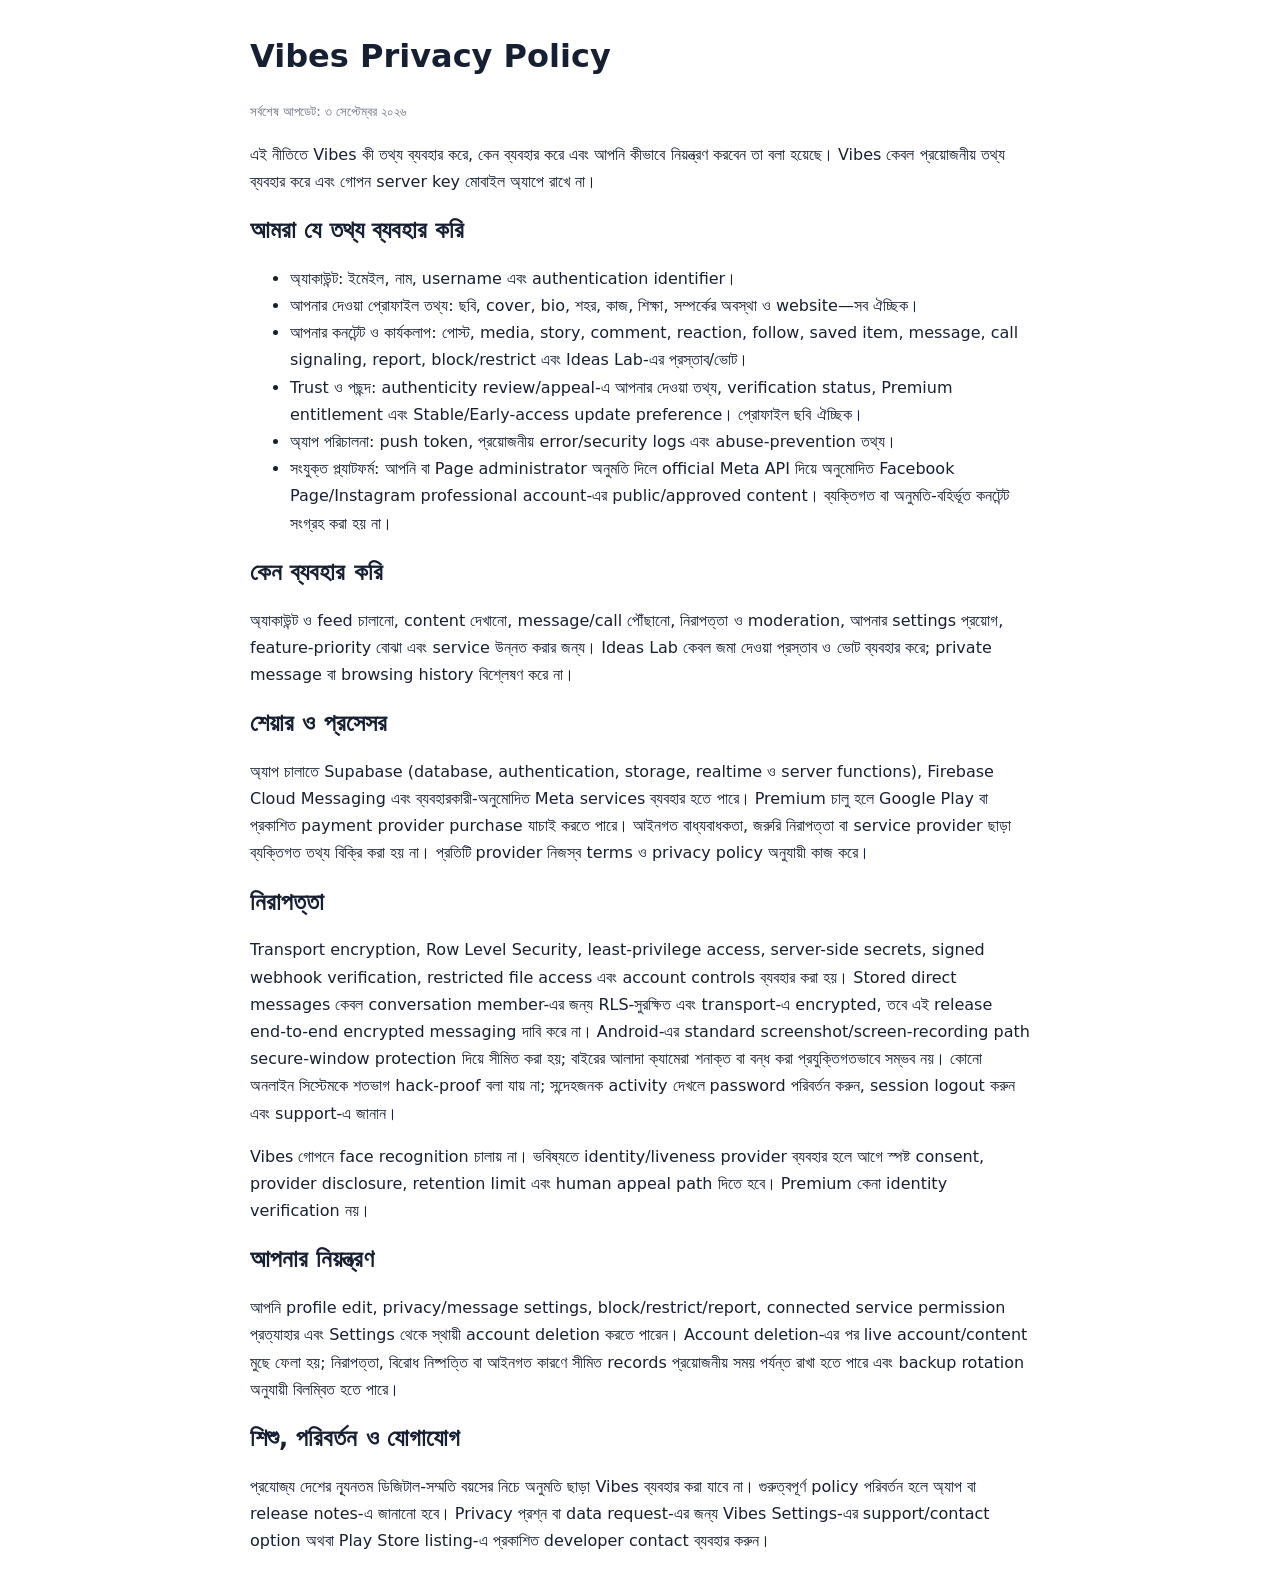
<file: privacy.html>
<!doctype html>
<html lang="bn">
<head>
  <meta charset="utf-8">
  <meta name="viewport" content="width=device-width,initial-scale=1">
  <title>Vibes Privacy Policy</title>
  <style>body{font-family:system-ui,sans-serif;max-width:780px;margin:36px auto;padding:0 20px;line-height:1.7;color:#172033}h1,h2{line-height:1.25}small{color:#687386}a{color:#4d3ed0}@media(prefers-color-scheme:dark){body{background:#0b1020;color:#edf1ff}small{color:#aab4cc}a{color:#a99cff}}</style>
</head>
<body>
  <h1>Vibes Privacy Policy</h1>
  <small>সর্বশেষ আপডেট: ৩ সেপ্টেম্বর ২০২৬</small>
  <p>এই নীতিতে Vibes কী তথ্য ব্যবহার করে, কেন ব্যবহার করে এবং আপনি কীভাবে নিয়ন্ত্রণ করবেন তা বলা হয়েছে। Vibes কেবল প্রয়োজনীয় তথ্য ব্যবহার করে এবং গোপন server key মোবাইল অ্যাপে রাখে না।</p>
  <h2>আমরা যে তথ্য ব্যবহার করি</h2>
  <ul>
    <li>অ্যাকাউন্ট: ইমেইল, নাম, username এবং authentication identifier।</li>
    <li>আপনার দেওয়া প্রোফাইল তথ্য: ছবি, cover, bio, শহর, কাজ, শিক্ষা, সম্পর্কের অবস্থা ও website—সব ঐচ্ছিক।</li>
    <li>আপনার কনটেন্ট ও কার্যকলাপ: পোস্ট, media, story, comment, reaction, follow, saved item, message, call signaling, report, block/restrict এবং Ideas Lab-এর প্রস্তাব/ভোট।</li>
    <li>Trust ও পছন্দ: authenticity review/appeal-এ আপনার দেওয়া তথ্য, verification status, Premium entitlement এবং Stable/Early-access update preference। প্রোফাইল ছবি ঐচ্ছিক।</li>
    <li>অ্যাপ পরিচালনা: push token, প্রয়োজনীয় error/security logs এবং abuse-prevention তথ্য।</li>
    <li>সংযুক্ত প্ল্যাটফর্ম: আপনি বা Page administrator অনুমতি দিলে official Meta API দিয়ে অনুমোদিত Facebook Page/Instagram professional account-এর public/approved content। ব্যক্তিগত বা অনুমতি-বহির্ভূত কনটেন্ট সংগ্রহ করা হয় না।</li>
  </ul>
  <h2>কেন ব্যবহার করি</h2>
  <p>অ্যাকাউন্ট ও feed চালানো, content দেখানো, message/call পৌঁছানো, নিরাপত্তা ও moderation, আপনার settings প্রয়োগ, feature-priority বোঝা এবং service উন্নত করার জন্য। Ideas Lab কেবল জমা দেওয়া প্রস্তাব ও ভোট ব্যবহার করে; private message বা browsing history বিশ্লেষণ করে না।</p>
  <h2>শেয়ার ও প্রসেসর</h2>
  <p>অ্যাপ চালাতে Supabase (database, authentication, storage, realtime ও server functions), Firebase Cloud Messaging এবং ব্যবহারকারী-অনুমোদিত Meta services ব্যবহার হতে পারে। Premium চালু হলে Google Play বা প্রকাশিত payment provider purchase যাচাই করতে পারে। আইনগত বাধ্যবাধকতা, জরুরি নিরাপত্তা বা service provider ছাড়া ব্যক্তিগত তথ্য বিক্রি করা হয় না। প্রতিটি provider নিজস্ব terms ও privacy policy অনুযায়ী কাজ করে।</p>
  <h2>নিরাপত্তা</h2>
  <p>Transport encryption, Row Level Security, least-privilege access, server-side secrets, signed webhook verification, restricted file access এবং account controls ব্যবহার করা হয়। Stored direct messages কেবল conversation member-এর জন্য RLS-সুরক্ষিত এবং transport-এ encrypted, তবে এই release end-to-end encrypted messaging দাবি করে না। Android-এর standard screenshot/screen-recording path secure-window protection দিয়ে সীমিত করা হয়; বাইরের আলাদা ক্যামেরা শনাক্ত বা বন্ধ করা প্রযুক্তিগতভাবে সম্ভব নয়। কোনো অনলাইন সিস্টেমকে শতভাগ hack-proof বলা যায় না; সন্দেহজনক activity দেখলে password পরিবর্তন করুন, session logout করুন এবং support-এ জানান।</p>
  <p>Vibes গোপনে face recognition চালায় না। ভবিষ্যতে identity/liveness provider ব্যবহার হলে আগে স্পষ্ট consent, provider disclosure, retention limit এবং human appeal path দিতে হবে। Premium কেনা identity verification নয়।</p>
  <h2>আপনার নিয়ন্ত্রণ</h2>
  <p>আপনি profile edit, privacy/message settings, block/restrict/report, connected service permission প্রত্যাহার এবং Settings থেকে স্থায়ী account deletion করতে পারেন। Account deletion-এর পর live account/content মুছে ফেলা হয়; নিরাপত্তা, বিরোধ নিষ্পত্তি বা আইনগত কারণে সীমিত records প্রয়োজনীয় সময় পর্যন্ত রাখা হতে পারে এবং backup rotation অনুযায়ী বিলম্বিত হতে পারে।</p>
  <h2>শিশু, পরিবর্তন ও যোগাযোগ</h2>
  <p>প্রযোজ্য দেশের ন্যূনতম ডিজিটাল-সম্মতি বয়সের নিচে অনুমতি ছাড়া Vibes ব্যবহার করা যাবে না। গুরুত্বপূর্ণ policy পরিবর্তন হলে অ্যাপ বা release notes-এ জানানো হবে। Privacy প্রশ্ন বা data request-এর জন্য Vibes Settings-এর support/contact option অথবা Play Store listing-এ প্রকাশিত developer contact ব্যবহার করুন।</p>
</body>
</html>
</file>
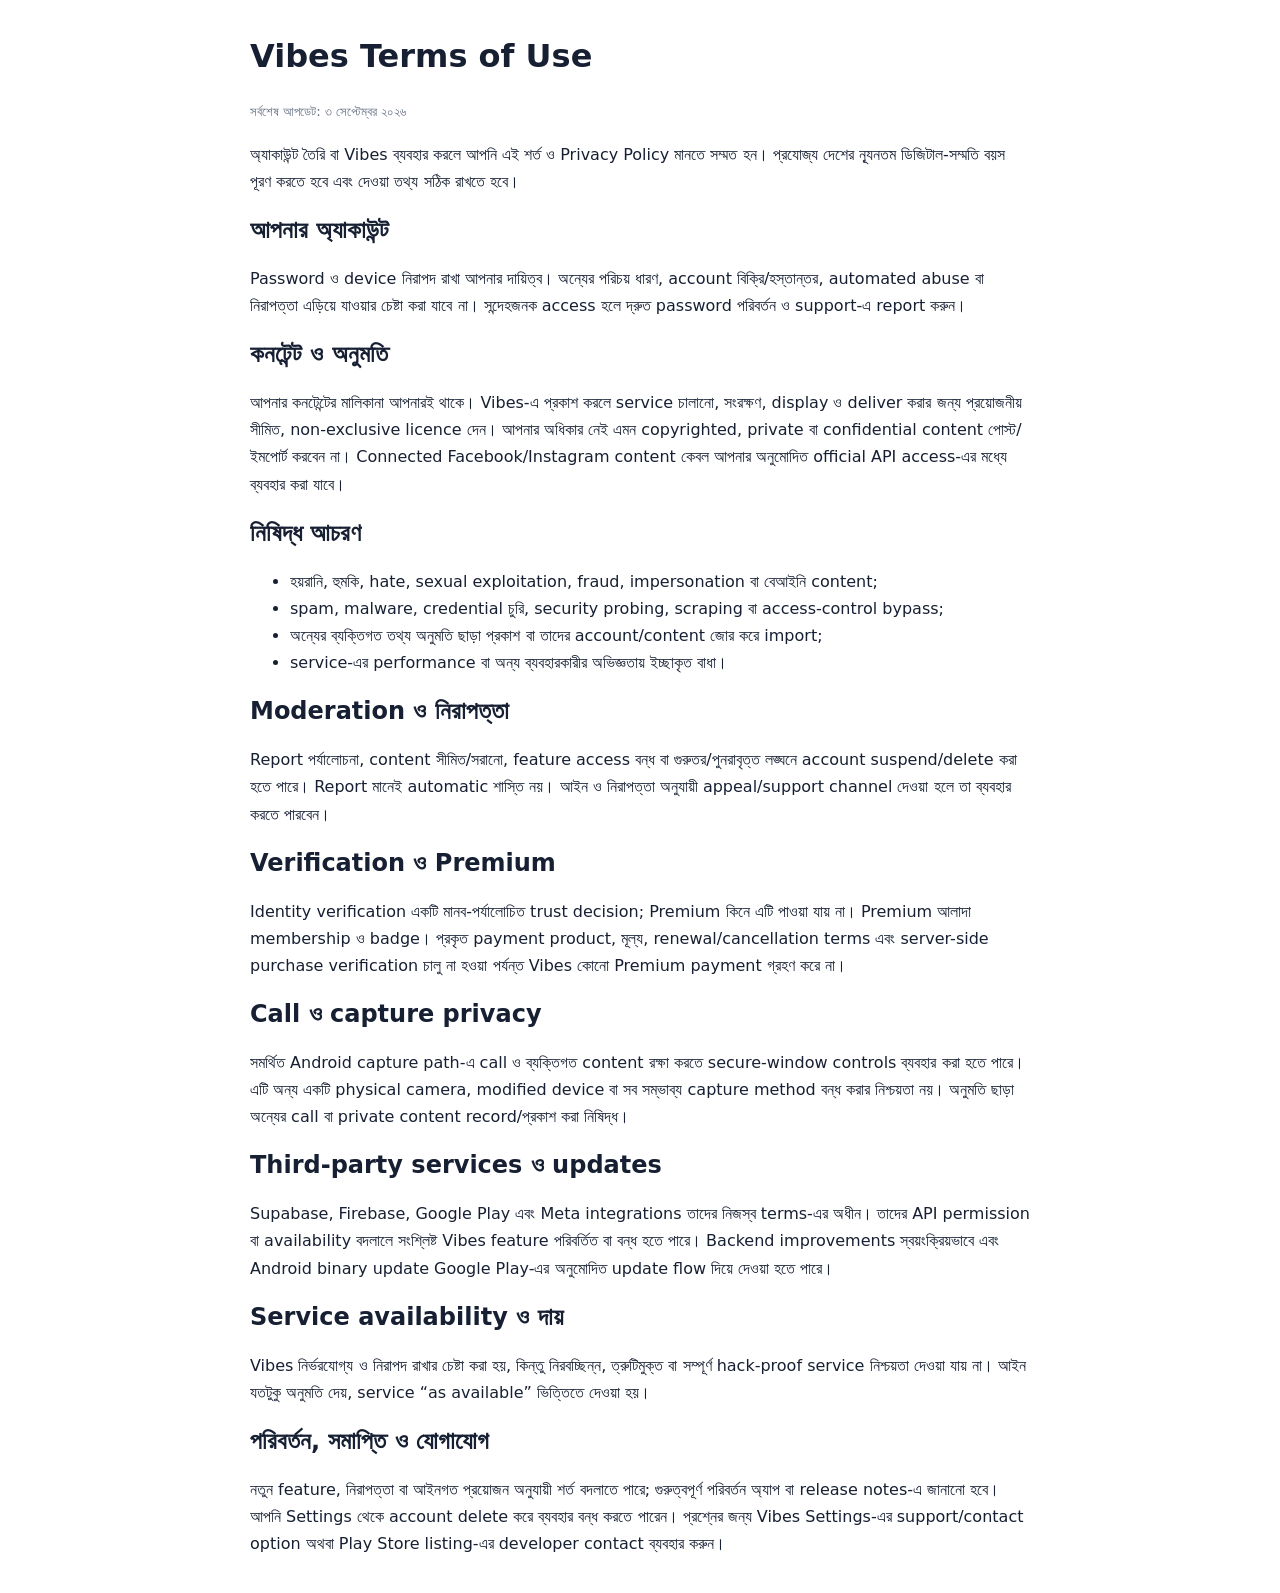
<file: terms.html>
<!doctype html>
<html lang="bn">
<head>
  <meta charset="utf-8">
  <meta name="viewport" content="width=device-width,initial-scale=1">
  <title>Vibes Terms of Use</title>
  <style>body{font-family:system-ui,sans-serif;max-width:780px;margin:36px auto;padding:0 20px;line-height:1.7;color:#172033}h1,h2{line-height:1.25}small{color:#687386}a{color:#4d3ed0}@media(prefers-color-scheme:dark){body{background:#0b1020;color:#edf1ff}small{color:#aab4cc}a{color:#a99cff}}</style>
</head>
<body>
  <h1>Vibes Terms of Use</h1>
  <small>সর্বশেষ আপডেট: ৩ সেপ্টেম্বর ২০২৬</small>
  <p>অ্যাকাউন্ট তৈরি বা Vibes ব্যবহার করলে আপনি এই শর্ত ও Privacy Policy মানতে সম্মত হন। প্রযোজ্য দেশের ন্যূনতম ডিজিটাল-সম্মতি বয়স পূরণ করতে হবে এবং দেওয়া তথ্য সঠিক রাখতে হবে।</p>
  <h2>আপনার অ্যাকাউন্ট</h2>
  <p>Password ও device নিরাপদ রাখা আপনার দায়িত্ব। অন্যের পরিচয় ধারণ, account বিক্রি/হস্তান্তর, automated abuse বা নিরাপত্তা এড়িয়ে যাওয়ার চেষ্টা করা যাবে না। সন্দেহজনক access হলে দ্রুত password পরিবর্তন ও support-এ report করুন।</p>
  <h2>কনটেন্ট ও অনুমতি</h2>
  <p>আপনার কনটেন্টের মালিকানা আপনারই থাকে। Vibes-এ প্রকাশ করলে service চালানো, সংরক্ষণ, display ও deliver করার জন্য প্রয়োজনীয় সীমিত, non-exclusive licence দেন। আপনার অধিকার নেই এমন copyrighted, private বা confidential content পোস্ট/ইমপোর্ট করবেন না। Connected Facebook/Instagram content কেবল আপনার অনুমোদিত official API access-এর মধ্যে ব্যবহার করা যাবে।</p>
  <h2>নিষিদ্ধ আচরণ</h2>
  <ul>
    <li>হয়রানি, হুমকি, hate, sexual exploitation, fraud, impersonation বা বেআইনি content;</li>
    <li>spam, malware, credential চুরি, security probing, scraping বা access-control bypass;</li>
    <li>অন্যের ব্যক্তিগত তথ্য অনুমতি ছাড়া প্রকাশ বা তাদের account/content জোর করে import;</li>
    <li>service-এর performance বা অন্য ব্যবহারকারীর অভিজ্ঞতায় ইচ্ছাকৃত বাধা।</li>
  </ul>
  <h2>Moderation ও নিরাপত্তা</h2>
  <p>Report পর্যালোচনা, content সীমিত/সরানো, feature access বন্ধ বা গুরুতর/পুনরাবৃত্ত লঙ্ঘনে account suspend/delete করা হতে পারে। Report মানেই automatic শাস্তি নয়। আইন ও নিরাপত্তা অনুযায়ী appeal/support channel দেওয়া হলে তা ব্যবহার করতে পারবেন।</p>
  <h2>Verification ও Premium</h2>
  <p>Identity verification একটি মানব-পর্যালোচিত trust decision; Premium কিনে এটি পাওয়া যায় না। Premium আলাদা membership ও badge। প্রকৃত payment product, মূল্য, renewal/cancellation terms এবং server-side purchase verification চালু না হওয়া পর্যন্ত Vibes কোনো Premium payment গ্রহণ করে না।</p>
  <h2>Call ও capture privacy</h2>
  <p>সমর্থিত Android capture path-এ call ও ব্যক্তিগত content রক্ষা করতে secure-window controls ব্যবহার করা হতে পারে। এটি অন্য একটি physical camera, modified device বা সব সম্ভাব্য capture method বন্ধ করার নিশ্চয়তা নয়। অনুমতি ছাড়া অন্যের call বা private content record/প্রকাশ করা নিষিদ্ধ।</p>
  <h2>Third-party services ও updates</h2>
  <p>Supabase, Firebase, Google Play এবং Meta integrations তাদের নিজস্ব terms-এর অধীন। তাদের API permission বা availability বদলালে সংশ্লিষ্ট Vibes feature পরিবর্তিত বা বন্ধ হতে পারে। Backend improvements স্বয়ংক্রিয়ভাবে এবং Android binary update Google Play-এর অনুমোদিত update flow দিয়ে দেওয়া হতে পারে।</p>
  <h2>Service availability ও দায়</h2>
  <p>Vibes নির্ভরযোগ্য ও নিরাপদ রাখার চেষ্টা করা হয়, কিন্তু নিরবচ্ছিন্ন, ত্রুটিমুক্ত বা সম্পূর্ণ hack-proof service নিশ্চয়তা দেওয়া যায় না। আইন যতটুকু অনুমতি দেয়, service “as available” ভিত্তিতে দেওয়া হয়।</p>
  <h2>পরিবর্তন, সমাপ্তি ও যোগাযোগ</h2>
  <p>নতুন feature, নিরাপত্তা বা আইনগত প্রয়োজন অনুযায়ী শর্ত বদলাতে পারে; গুরুত্বপূর্ণ পরিবর্তন অ্যাপ বা release notes-এ জানানো হবে। আপনি Settings থেকে account delete করে ব্যবহার বন্ধ করতে পারেন। প্রশ্নের জন্য Vibes Settings-এর support/contact option অথবা Play Store listing-এর developer contact ব্যবহার করুন।</p>
</body>
</html>
</file>
